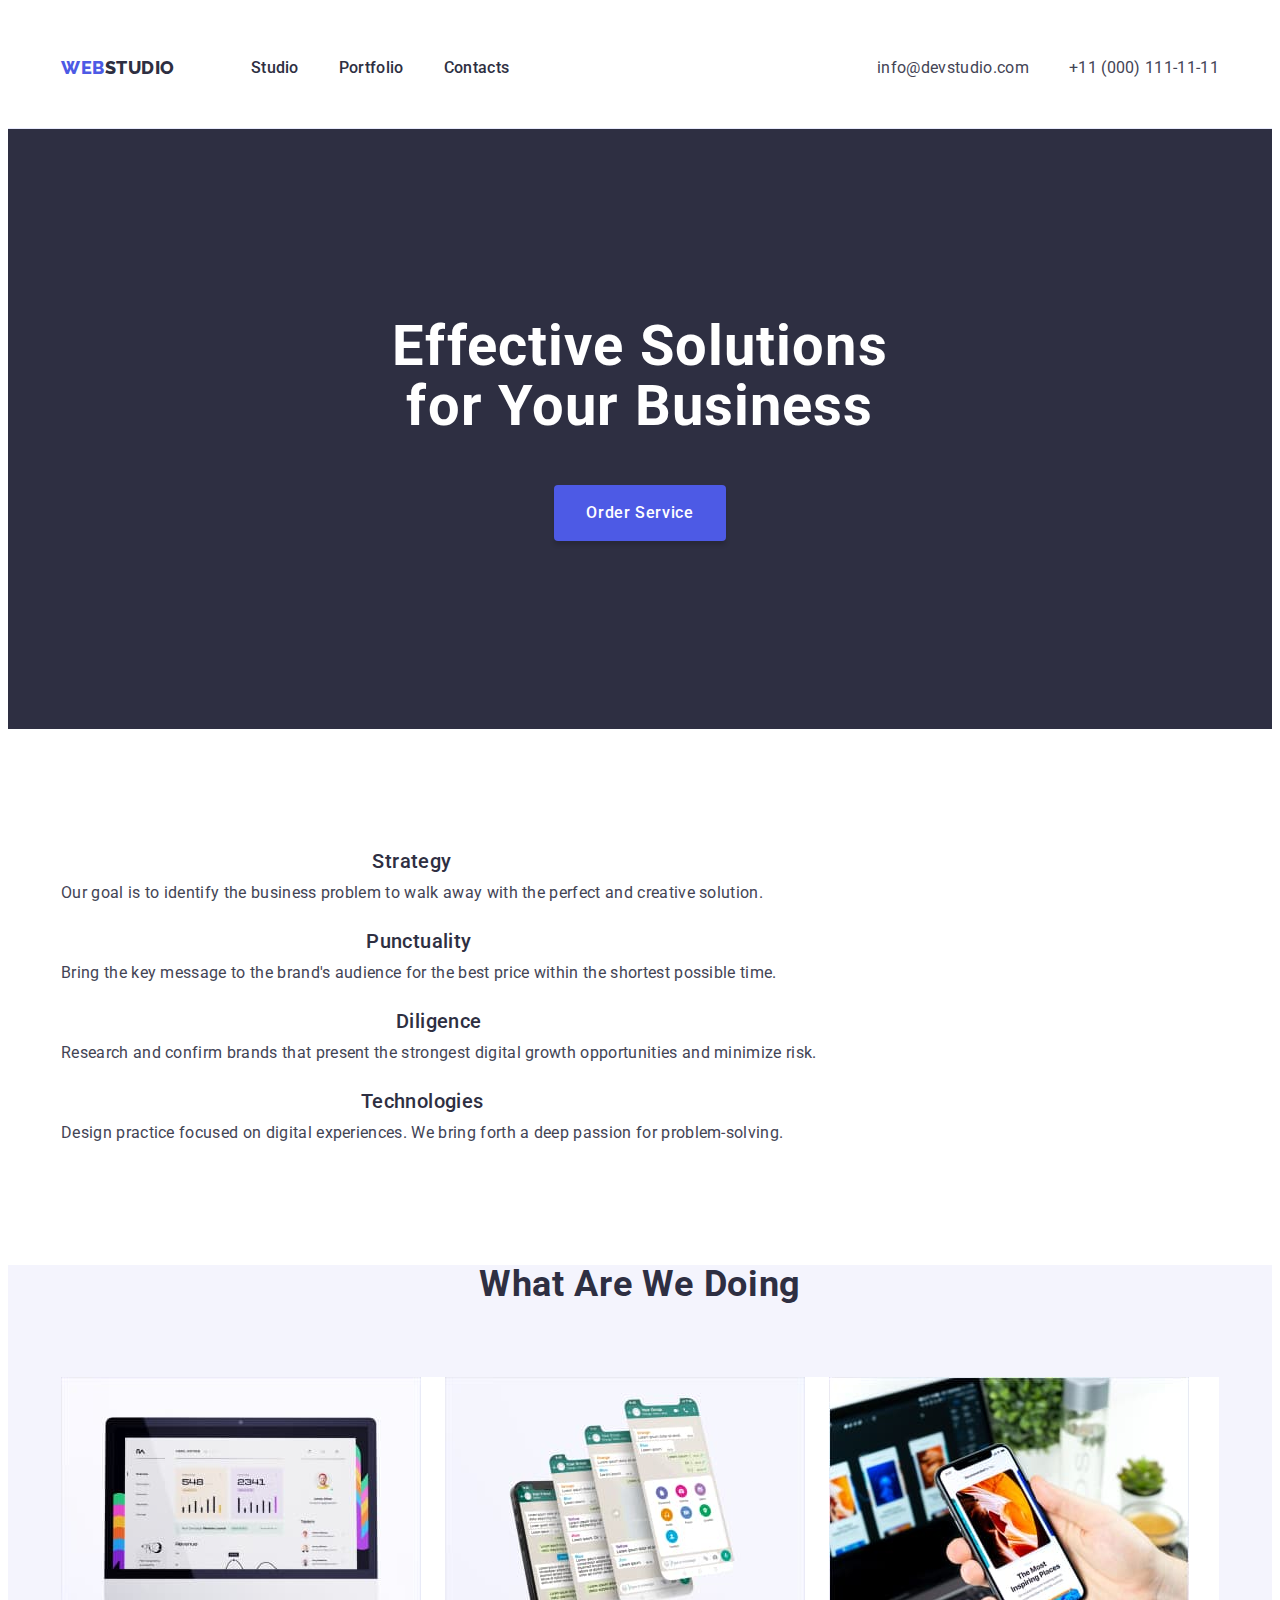
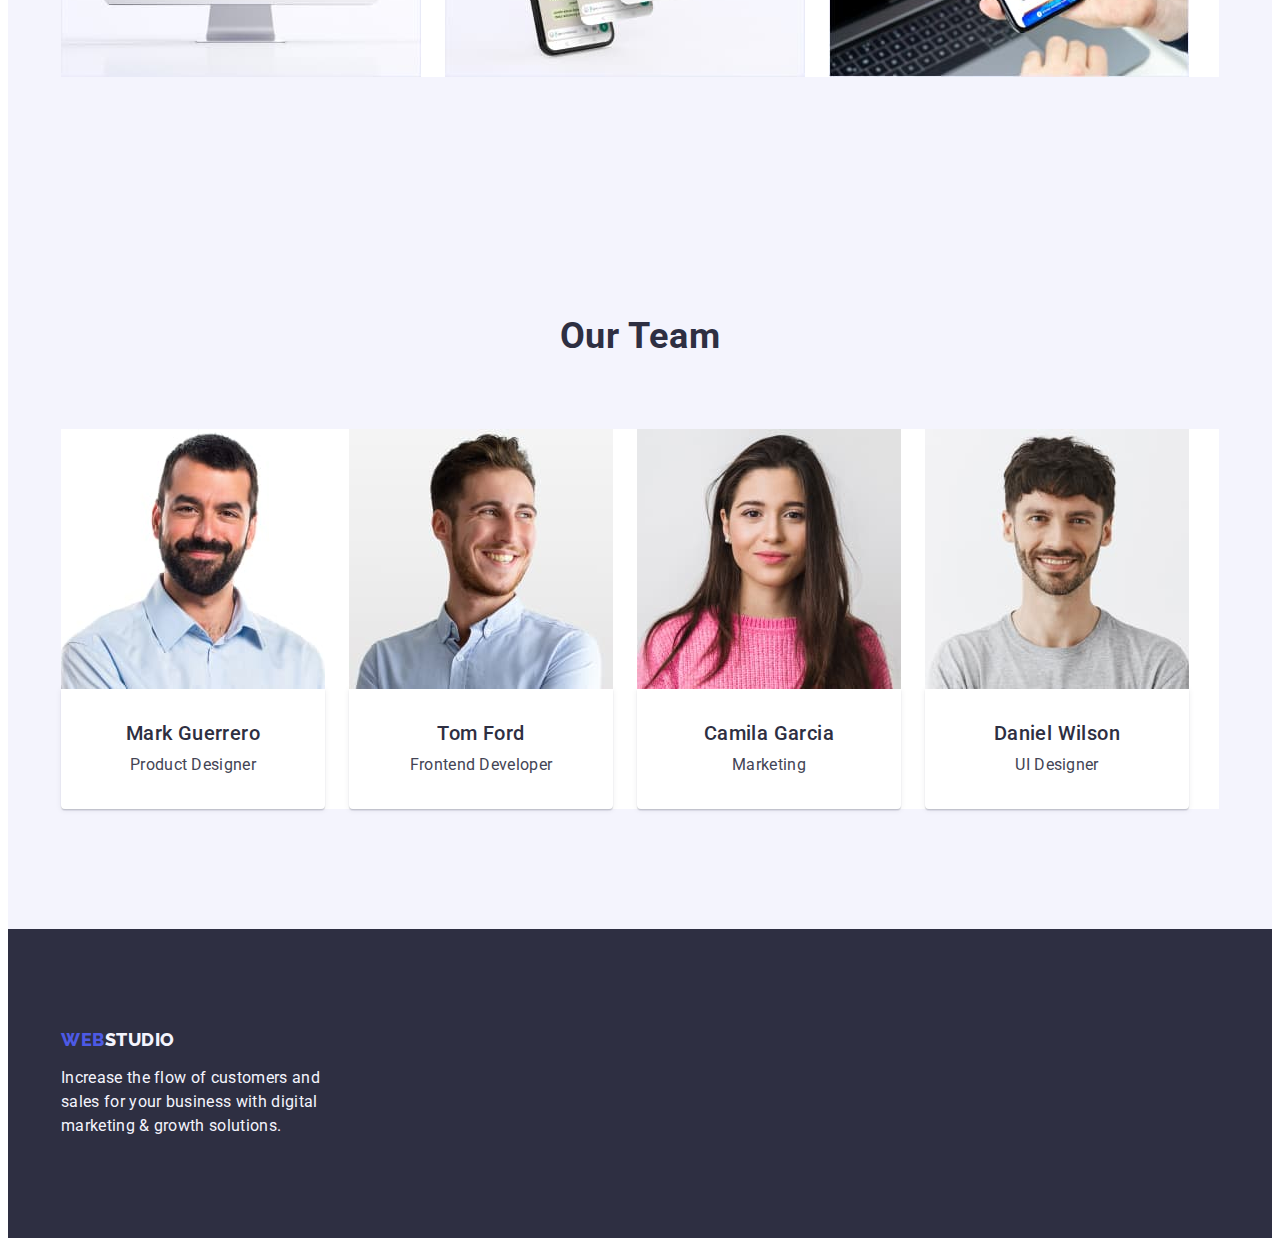
<file: index.html>
<!DOCTYPE html>
<html lang="en">
  <head>
    <meta charset="UTF-8" />
    <meta http-equiv="X-UA-Compatible" content="IE=edge" />
    <meta name="viewport" content="width=device-width, initial-scale=1.0" />
    <title>business</title>
    <!-- Fonts styles -->
    <link rel="preconnect" href="https://fonts.googleapis.com" />
    <link rel="preconnect" href="https://fonts.gstatic.com" crossorigin />
    <link
      href="https://fonts.googleapis.com/css2?family=Raleway:wght@800&family=Roboto:wght@400;500;700;900&display=swap"
      rel="stylesheet"
    />
    <!-- Normalize -->
    <link
      rel="stylesheet"
      href="https://cdnjs.cloudflare.com/ajax/libs/modern-normalize/2.0.0/modern-normalize.min.css"
      integrity="sha512-4xo8blKMVCiXpTaLzQSLSw3KFOVPWhm/TRtuPVc4WG6kUgjH6J03IBuG7JZPkcWMxJ5huwaBpOpnwYElP/m6wg=="
      crossorigin="anonymous"
      referrerpolicy="no-referrer"
    />
    <!-- Custom styles -->
    <link rel="stylesheet" href="css/styles.css" />
  </head>
  <body>
    <!-- HEADER STYLES -->
    <header class="page-header">
      <div class="header-container container">
        <nav class="page-nav">
          <a class="logo link logo-web-iris" href="./index.html"
            >web<span class="logo-studio-navyblue">Studio</span>
          </a>
          <ul class="menu list">
            <li class="menu-item">
              <a class="menu-link link" href="./index.html">Studio</a>
            </li>
            <li class="menu-item">
              <a class="menu-link link" href="./portfolio.html">Portfolio</a>
            </li>
            <li class="menu-item">
              <a class="menu-link link" href="">Contacts</a>
            </li>
          </ul>
        </nav>
        <address class="contact">
          <ul class="contact-list list">
            <li class="contact-item">
              <a
                class="contact-link link contact"
                href="mailto:info@devstudio.com"
                >info@devstudio.com</a
              >
            </li>
            <li class="contact-item">
              <a class="contact-link link contact" href="tel:+110001111111"
                >+11 (000) 111-11-11</a
              >
            </li>
          </ul>
        </address>
      </div>
    </header>
    <main>
      <!-- HERO SECTION -->
      <section class="hero hero-section">
        <div class="container">
          <h1 class="main-title first-capital-letters">
            effective solutions <span class="small-letter">for</span> your
            business
          </h1>
          <button class="modal-btn first-capital-letters" type="button">
            order service
          </button>
        </div>
      </section>
      <!-- FEATURES SECTION -->
      <section class="features-section section">
        <div class="container">
          <h2 class="visually-hidden">features</h2>
          <ul class="list features-list card-set">
            <li class="features-item">
              <h3 class="heading first-capital-letters">strategy</h3>
              <p class="features-desc">
                <span class="first-capital-letters">our</span> goal is to
                identify the business problem to walk away with the perfect and
                creative solution.
              </p>
            </li>
            <li class="features-item">
              <h3 class="heading first-capital-letters">punctuality</h3>
              <p class="features-desc">
                <span class="first-capital-letters">bring</span> the key message
                to the brand's audience for the best price within the shortest
                possible time.
              </p>
            </li>
            <li class="features-item">
              <h3 class="heading first-capital-letters">diligence</h3>
              <p class="features-desc">
                <span class="first-capital-letters">research</span> and confirm
                brands that present the strongest digital growth opportunities
                and minimize risk.
              </p>
            </li>
            <li class="features-item">
              <h3 class="heading first-capital-letters">technologies</h3>
              <p class="features-desc">
                <span class="first-capital-letters">design</span> practice
                focused on digital experiences.
                <span class="first-capital-letters">we</span> bring forth a deep
                passion for problem-solving.
              </p>
            </li>
          </ul>
        </div>
      </section>
      <!-- WE DOING SECTION -->
      <section class="we-doing">
        <div class="container">
          <h2 class="title">
            <span class="first-capital-letters">what</span> are we doing
          </h2>
          <ul class="list we-doing-list card-set">
            <li class="we-doing-item card-set-item">
              <img
                class="we-doing-img"
                src="./images/work/work-1.jpg"
                alt="monitor"
                width="360"
                height="300"
              />
            </li>
            <li class="we-doing-item card-set-item">
              <img
                class="we-doing-img"
                src="./images/work/work-2.jpg"
                alt="phone"
                width="360"
                height="300"
              />
            </li>
            <li class="we-doing-item card-set-item">
              <img
                class="we-doing-img"
                src="./images/work/work-3.jpg"
                alt="laptop and phone"
                width="360"
                height="300"
              />
            </li>
          </ul>
        </div>
      </section>
      <!-- OUR TEAM SECTION -->
      <section class="our-team-section section">
        <div class="container">
          <h2 class="title first-capital-letters">our team</h2>
          <ul class="list our-team-list card-set">
            <li class="our-team-item">
              <img
                class="our-team-img"
                src="./images/our_team/mark-guerrero.jpg"
                alt="man's photo"
                width="264"
                height="260"
              />
              <div class="our-team-wraper">
                <h3 class="heading first-capital-letters">mark guerrero</h3>
                <p class="our-team-profession first-capital-letters">
                  product designer
                </p>
              </div>
            </li>
            <li class="our-team-item">
              <img
                class="our-team-img"
                src="./images/our_team/tom-ford.jpg"
                alt="man's photo"
                width="264"
                height="260"
              />
              <div class="our-team-wraper">
                <h3 class="heading first-capital-letters">tom ford</h3>
                <p class="our-team-profession first-capital-letters">
                  frontend developer
                </p>
              </div>
            </li>
            <li class="our-team-item">
              <img
                class="our-team-img"
                src="./images/our_team/camila-garcia.jpg"
                alt="woman's photo"
                width="264"
                height="260"
              />
              <div class="our-team-wraper">
                <h3 class="heading first-capital-letters">camila garcia</h3>
                <p class="our-team-profession first-capital-letters">
                  marketing
                </p>
              </div>
            </li>
            <li class="our-team-item">
              <img
                class="our-team-img"
                src="./images/our_team/daniel-wilson.jpg"
                alt="man's photo"
                width="264"
                height="260"
              />
              <div class="our-team-wraper">
                <h3 class="heading first-capital-letters">daniel wilson</h3>
                <p class="our-team-profession first-capital-letters">
                  <span class="all-capital-letters">ui</span> designer
                </p>
              </div>
            </li>
          </ul>
        </div>
      </section>
    </main>
    <!-- FOOTER -->
    <footer class="footer-index page-footer">
      <div class="container">
        <a class="logo-footer link logo-web-iris" href="./index.html"
          >web<span class="logo-studio-cloud">Studio</span>
        </a>
        <p class="footer-slogan">
          <span class="first-capital-letters">increase</span> the flow of
          customers and sales for your business with digital marketing & growth
          solutions.
        </p>
      </div>
    </footer>
  </body>
</html>
</file>
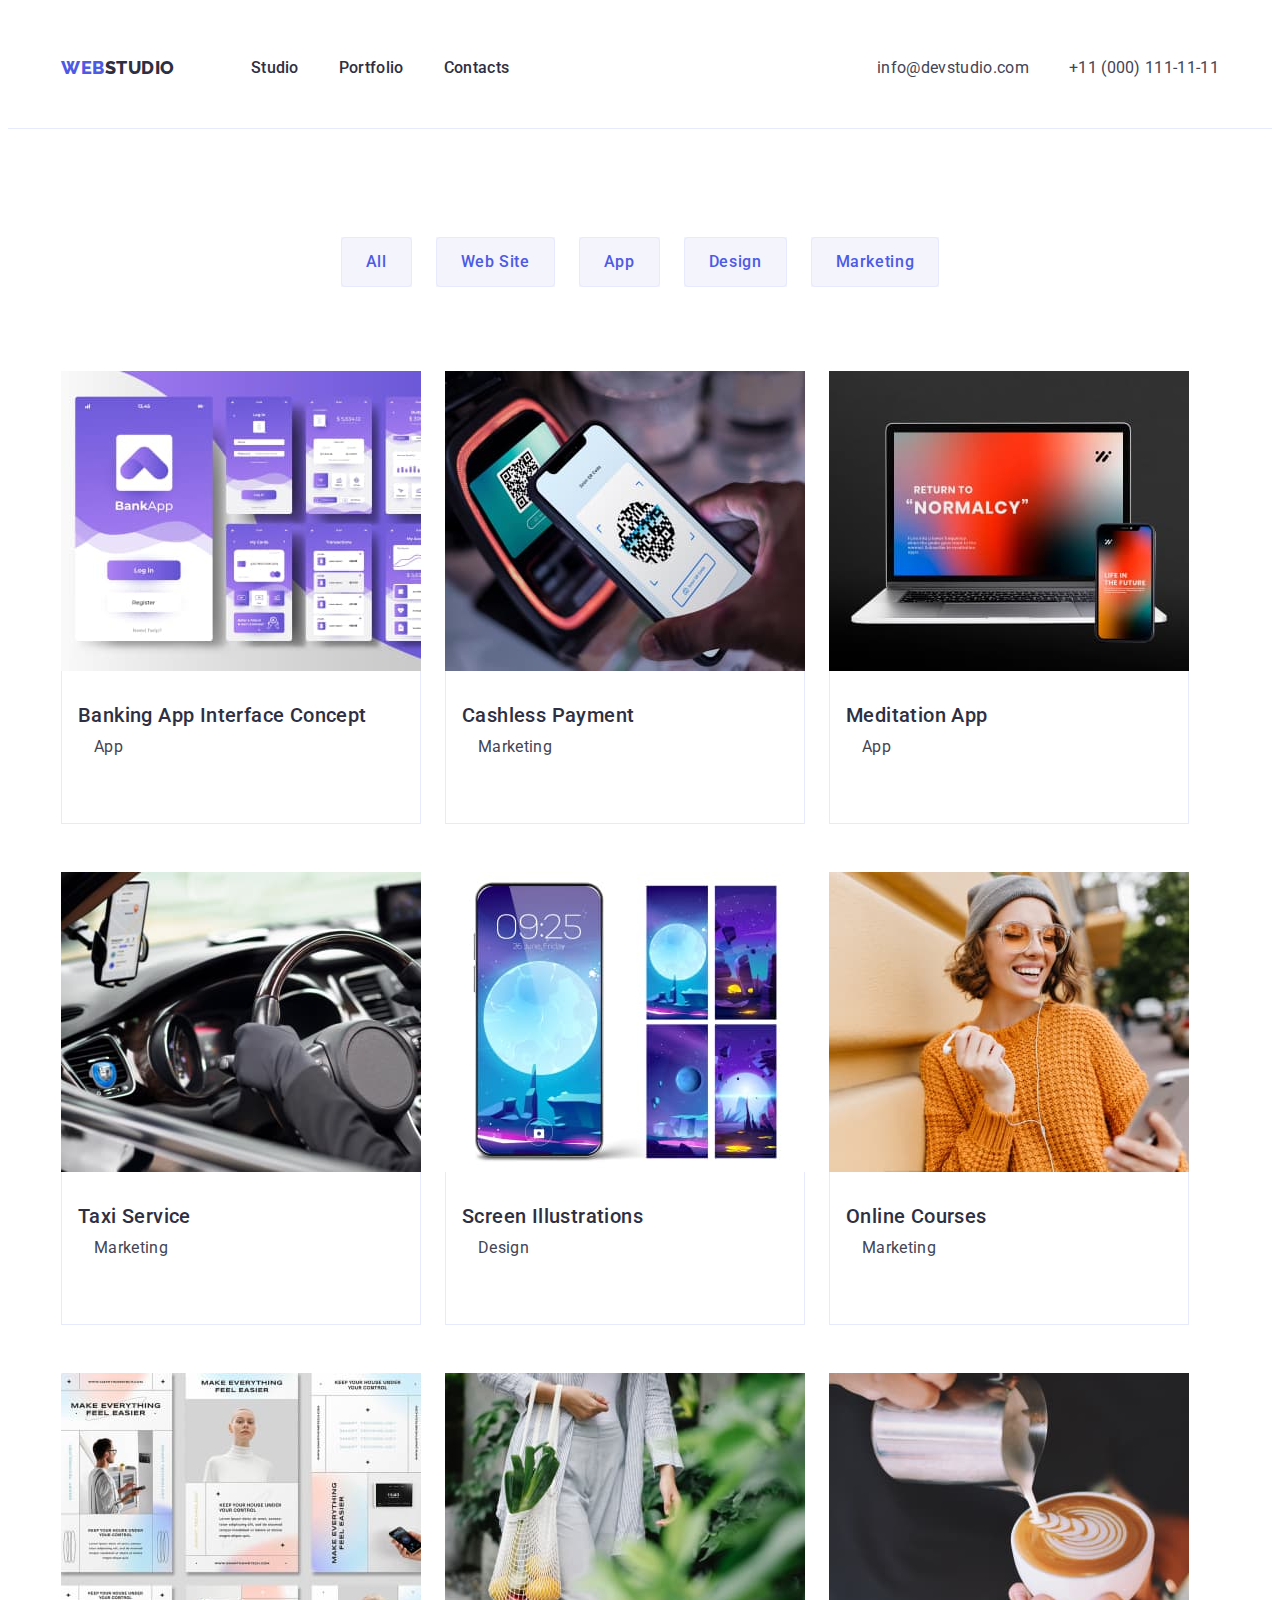
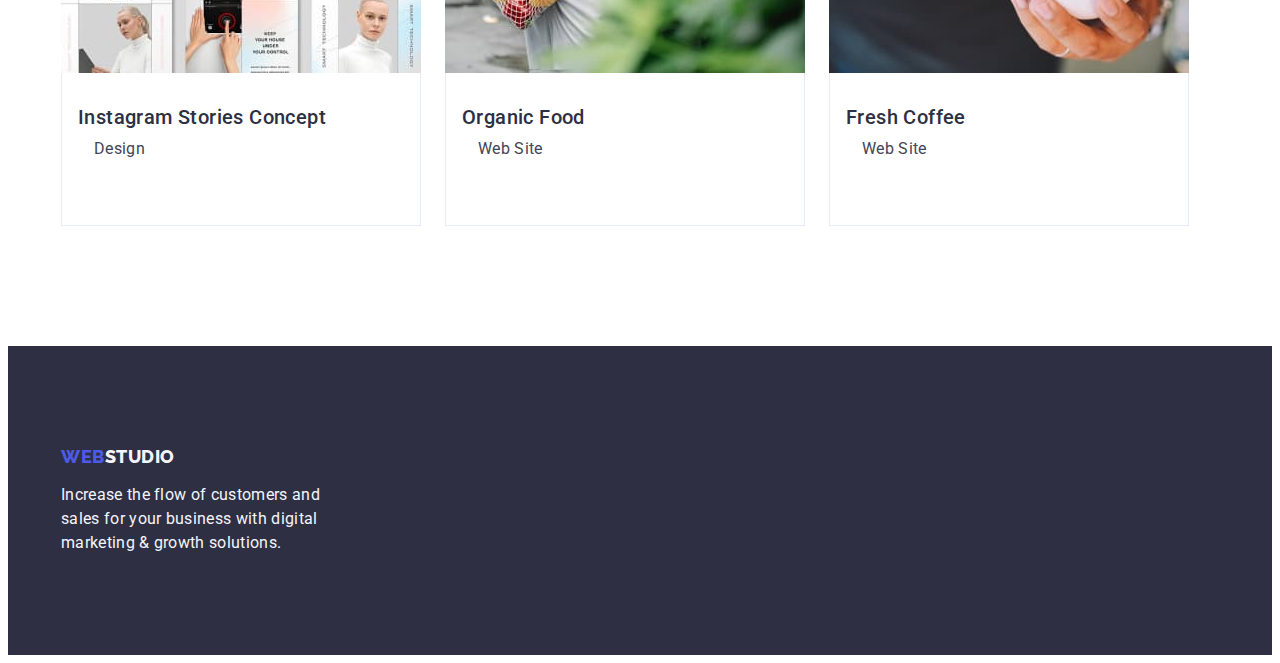
<file: portfolio.html>
<!DOCTYPE html>
<html lang="en">
  <head>
    <meta charset="UTF-8" />
    <meta http-equiv="X-UA-Compatible" content="IE=edge" />
    <meta name="viewport" content="width=device-width, initial-scale=1.0" />
    <title>business</title>
    <!-- Fonts styles -->
    <link rel="preconnect" href="https://fonts.googleapis.com" />
    <link rel="preconnect" href="https://fonts.gstatic.com" crossorigin />
    <link
      href="https://fonts.googleapis.com/css2?family=Raleway:wght@800&family=Roboto:wght@400;500;700;900&display=swap"
      rel="stylesheet"
    />
    <!-- Normalize -->
    <link
      rel="stylesheet"
      href="https://cdnjs.cloudflare.com/ajax/libs/modern-normalize/2.0.0/modern-normalize.min.css"
      integrity="sha512-4xo8blKMVCiXpTaLzQSLSw3KFOVPWhm/TRtuPVc4WG6kUgjH6J03IBuG7JZPkcWMxJ5huwaBpOpnwYElP/m6wg=="
      crossorigin="anonymous"
      referrerpolicy="no-referrer"
    />
    <!-- Custom styles -->
    <link rel="stylesheet" href="css/styles.css" />
  </head>
  <body>
    <!-- HEADER STYLES -->
    <header class="page-header">
      <div class="header-container container">
        <nav class="page-nav">
          <a class="logo link logo-web-iris" href="./index.html"
            >web<span class="logo-studio-navyblue">Studio</span>
          </a>
          <ul class="menu list">
            <li class="menu-item">
              <a
                class="menu-link link first-capital-letters"
                href="./index.html"
                >studio</a
              >
            </li>
            <li class="menu-item">
              <a
                class="menu-link link first-capital-letters"
                href="./portfolio.html"
                >portfolio</a
              >
            </li>
            <li class="menu-item">
              <a class="menu-link link first-capital-letters" href=""
                >contacts</a
              >
            </li>
          </ul>
        </nav>
        <address class="contact">
          <ul class="contact-list list">
            <li class="contact-item">
              <a
                class="contact-link link contact"
                href="mailto:info@devstudio.com"
                >info@devstudio.com</a
              >
            </li>
            <li class="contact-item">
              <a class="contact-link link contact" href="tel:+110001111111"
                >+11 (000) 111-11-11</a
              >
            </li>
          </ul>
        </address>
      </div>
    </header>
    <main>
      <!-- Filters section -->
      <section class="filters">
        <div class="container">
          <h1 class="visually-hidden">filters</h1>
          <ul class="filters-list list">
            <li class="filters-item">
              <button
                class="modal-btn-portfolio first-capital-letters"
                type="button"
              >
                All
              </button>
            </li>
            <li class="filters-item">
              <button
                class="modal-btn-portfolio first-capital-letters"
                type="button"
              >
                Web Site
              </button>
            </li>
            <li class="filters-item">
              <button
                class="modal-btn-portfolio first-capital-letters"
                type="button"
              >
                App
              </button>
            </li>
            <li class="filters-item">
              <button
                class="modal-btn-portfolio first-capital-letters"
                type="button"
              >
                Design
              </button>
            </li>
            <li class="filters-item">
              <button
                class="modal-btn-portfolio first-capital-letters"
                type="button"
              >
                Marketing
              </button>
            </li>
          </ul>
          <ul class="row-list list card-set">
            <li class="row-item">
              <a class="link" href="">
                <img
                  src="./images/row/row-1.jpg"
                  alt="banking app interface concept"
                  width="360"
                  height="300"
                />
                <div class="card-content">
                  <h2 class="heading-portfolio first-capital-letters">
                    Banking App Interface Concept
                  </h2>
                  <p class="portfolio-desc first-capital-letters">App</p>
                </div>
              </a>
            </li>
            <li class="row-item">
              <a class="link" href="">
                <img
                  src="./images/row/row-2.jpg"
                  alt="qr code on a mobile phone"
                  width="360"
                  height="300"
                />
                <div class="card-content">
                  <h2 class="heading-portfolio first-capital-letters">
                    Cashless Payment
                  </h2>
                  <p class="portfolio-desc first-capital-letters">Marketing</p>
                </div>
              </a>
            </li>
            <li class="row-item">
              <a class="link" href="">
                <img
                  src="./images/row/row-3.jpg"
                  alt="laptop"
                  width="360"
                  height="300"
                />
                <div class="card-content">
                  <h2 class="heading-portfolio first-capital-letters">
                    Meditation App
                  </h2>
                  <p class="portfolio-desc first-capital-letters">App</p>
                </div>
              </a>
            </li>
            <li class="row-item">
              <a class="link" href="">
                <img
                  src="./images/row/row-4.jpg"
                  alt="interior of the car"
                  width="360"
                  height="300"
                />
                <div class="card-content">
                  <h2 class="heading-portfolio first-capital-letters">
                    Taxi Service
                  </h2>
                  <p class="portfolio-desc first-capital-letters">Marketing</p>
                </div>
              </a>
            </li>
            <li class="row-item">
              <a class="link" href="">
                <img
                  src="./images/row/row-5.jpg"
                  alt="screen illustrations"
                  width="360"
                  height="300"
                />
                <div class="card-content">
                  <h2 class="heading-portfolio first-capital-letters">
                    Screen Illustrations
                  </h2>
                  <p class="portfolio-desc first-capital-letters">Design</p>
                </div>
              </a>
            </li>
            <li class="row-item">
              <a class="link" href="">
                <img
                  src="./images/row/row-6.jpg"
                  alt="woman"
                  width="360"
                  height="300"
                />
                <div class="card-content">
                  <h2 class="heading-portfolio first-capital-letters">
                    Online Courses
                  </h2>
                  <p class="portfolio-desc first-capital-letters">Marketing</p>
                </div>
              </a>
            </li>
            <li class="row-item">
              <a class="link" href="">
                <img
                  src="./images/row/row-7.jpg"
                  alt="instagram stories concept"
                  width="360"
                  height="300"
                />
                <div class="card-content">
                  <h2 class="heading-portfolio first-capital-letters">
                    Instagram Stories Concept
                  </h2>
                  <p class="portfolio-desc first-capital-letters">Design</p>
                </div>
              </a>
            </li>
            <li class="row-item">
              <a class="link" href="">
                <img
                  src="./images/row/row-8.jpg"
                  alt="organic food"
                  width="360"
                  height="300"
                />
                <div class="card-content">
                  <h2 class="heading-portfolio first-capital-letters">
                    Organic Food
                  </h2>
                  <p class="portfolio-desc first-capital-letters">Web Site</p>
                </div>
              </a>
            </li>
            <li class="row-item">
              <a class="link" href="">
                <img
                  src="./images/row/row-9.jpg"
                  alt="cup of coffee"
                  width="360"
                  height="300"
                />
                <div class="card-content">
                  <h2 class="heading-portfolio first-capital-letters">
                    Fresh Coffee
                  </h2>
                  <p class="portfolio-desc first-capital-letters">Web Site</p>
                </div>
              </a>
            </li>
          </ul>
        </div>
      </section>
    </main>
    <footer class="footer-portfolio page-footer">
      <div class="container">
        <a class="logo-footer link logo-web-iris" href="./index.html"
          >web<span class="logo-studio-cloud">Studio</span>
        </a>
        <p class="footer-slogan">
          <span class="first-capital-letters">increase</span> the flow of
          customers and sales for your business with digital marketing & growth
          solutions.
        </p>
      </div>
    </footer>
  </body>
</html>
</file>
<file: css/styles.css>
:root {
  /* Fonts */
  --primary-font: "Roboto", sans-serif;
  --secondary-font: "Raleway", sans-serif;

  /* Color */
  --color-iris: #4d5ae5;
  --color-ocean: #404bbf;
  --color-navy-blue: #2e2f42;
  --color-green: #31d0aa;
  --color-dark: rgba(0, 0, 0, 0.15);
  --color-slate: #434455;
  --color-light-slate: #8e8f99;
  --color-cornflower: #e7e9fc;
  --color-cloud: #f4f4fd;
  --color-navy-blue-modal: #2e2f42;
  --color-grey: #2e2f42;
  --color-white: #ffffff;
  --color-dairy: #fcfcfc;

  /* Others */
  --indent: 24px;
  --items: 3;
  --items-two: 4;
  --items-three: 9;
}

/* html {
  box-sizing: border-box;
}

*,
*::before,
*::after {
box-sizing: inherit;
} */

body {
  font-family: var(--primary-font);
  color: var(--color-slate);
  background-color: var(--color-white);
}

/* Reset start */

h1,
h2,
h3,
h4,
h5,
h6,
p {
  margin-top: 0;
  margin-bottom: 0;
}

ul,
ol {
  margin-top: 0;
  margin-bottom: 0;
  margin-left: 0;
}

img {
  display: block;
}

.list {
  list-style: none;
  padding: 0;
  margin: 0;
}

.link {
  text-decoration: none;
}

button {
  cursor: pointer;
}

address {
  font-style: normal;
}

/* ///Reset start */

/* Card set */

.card-set {
  display: flex;
  flex-wrap: wrap;
  gap: var(--indent);
}

.card-set-item {
  flex-basis: calc((100% - var(--indent) * (var(--items)-1)) / var(--items));
}

/* ///Card set */
/* 
|======================================================
|=== ---   COMPONENTS
|====================================================== 
*/

.section {
  padding: 120px 0;
}

.container {
  width: 1158px;
  margin-left: auto;
  margin-right: auto;
  padding-left: 15px;
  padding-right: 15px;
}

/* 
|======================================================
|=== ---   ///COMPONENTS
|====================================================== 
*/

/* 
|======================================================
|=== ---   HEADER STYLES
|====================================================== 
*/

.header-container {
  display: flex;
  align-items: center;
}

.logo {
  font-family: var(--secondary-font);
  font-weight: 800;
  font-size: 18px;
  line-height: 1.17;
  letter-spacing: 0.03em;
  text-transform: uppercase;

  margin-right: 76px;
  padding: 24px 0;
}

.logo-web-iris {
  color: var(--color-iris);
}

.logo-studio-navyblue {
  color: var(--color-navy-blue);
}

.all-capital-letters {
  text-transform: uppercase;
}

.first-capital-letters {
  text-transform: capitalize;
}

.small-letter {
  text-transform: lowercase;
}

.page-header {
  padding-top: 24px;
  padding-bottom: 24px;
  border-bottom: 1px solid var(--color-cornflower);
}

.page-nav {
  display: flex;
  align-items: center;
}

.menu {
  display: flex;
  align-items: center;
}

.menu-item:not(:last-child) {
  margin-right: 40px;
}

.menu-link {
  font-weight: 500;
  font-size: 16px;
  line-height: 1.5;
  letter-spacing: 0.02em;
  color: var(--color-navy-blue);

  display: block;
  padding: 24px 0;
}

.menu-link:hover,
.menu-link:focus {
  color: var(--color-ocean);
}

.contact {
  font-weight: 400;
  font-size: 16px;
  line-height: 1.5;
  letter-spacing: 0.02em;
  color: var(--color-slate);

  display: block;
  margin-left: auto;
}

.contact-item:not(:last-child) {
  margin-right: 40px;
}
.contact-link {
  font-weight: 400;
  font-size: 16px;
  line-height: 1.5;
  letter-spacing: 0.02em;
  color: var(--color-slate);

  padding: 24px 0;
}

.contact-link:hover,
.contact-link:focus {
  color: var(--color-ocean);
}

.contact-list {
  display: flex;
  align-items: center;
}
/* 
|======================================================
|=== ---   ///HEADER STYLES
|====================================================== 
*/

/*
|======================================================
|=== ---   HERO SECTION
|======================================================
*/

.hero {
  background-color: var(--color-navy-blue-modal);
}

.hero-section {
  padding-top: 188px;
  padding-bottom: 188px;
}

.main-title {
  font-weight: 700;
  font-size: 56px;
  line-height: 1.07;

  text-align: center;
  letter-spacing: 0.02em;
  color: var(--color-white);

  max-width: 496px;
  margin-left: auto;
  margin-right: auto;
  margin-bottom: 48px;
}

.modal-btn {
  font-family: var(--primary-font);
  font-weight: 500;
  font-size: 16px;
  line-height: 1.5;
  display: flex;
  align-items: center;
  letter-spacing: 0.04em;
  text-transform: capitalize;
  color: var(--color-white);
  background: var(--color-iris);

  display: block;

  min-width: 169px;
  height: 56px;
  padding-top: 16px;
  padding-bottom: 16px;
  padding-left: 32px;
  padding-right: 32px;
  box-shadow: 0px 4px 4px var(--color-dark);
  border-radius: 4px;
  border: none;

  margin-left: auto;
  margin-right: auto;
}

.modal-btn:hover,
.modal-btn:focus {
  background: var(--color-ocean);
}

/*
|=====================================================
|=== ---   ///HERO SECTION///
|======================================================
*/
/*
|======================================================
|=== ---   FEATURE SECTION
|======================================================
*/

.features-list {
  display: flex;
}

.features-item {
  flex-basis: calc(
    (100% - var(--indent) * (var(--items)-1)) / var(--items-two)
  );
}

.visually-hidden {
  position: absolute;
  width: 1px;
  height: 1px;
  margin: -1px;
  border: 0;
  padding: 0;
  white-space: nowrap;
  clip-path: inset(100%);
  clip: rect(0 0 0 0);
  overflow: hidden;
}

.heading {
  font-weight: 500;
  font-size: 20px;
  line-height: 1.2;
  text-align: center;
  letter-spacing: 0.02em;
  color: var(--color-navy-blue);

  margin-bottom: 8px;
}

.features-desc {
  font-weight: 400;
  font-size: 16px;
  line-height: 1.5;
  letter-spacing: 0.02em;
  color: var(--color-slate);
}

/*
|======================================================
|=== ---   ///FEATURE SECTION
|======================================================
*/

/*
|======================================================
|=== ---   WE DOING SECTION
|======================================================
*/

.title {
  font-weight: 700;
  font-size: 36px;
  line-height: 1.11;

  text-align: center;
  letter-spacing: 0.02em;
  text-transform: capitalize;
  color: var(--color-navy-blue);

  margin-bottom: 72px;
}

.we-doing {
  background-color: var(--color-cloud);
  gap: 24px;

  padding-top: 0;
  padding-bottom: 120px;
}

.we-doing-list {
  background-color: var(--color-white);

  display: flex;
  flex-wrap: wrap;
}

/*
|======================================================
|=== ---   ///WE DOING SECTION
|======================================================
*/

/*
|======================================================
|=== ---   OUR TEAM SECTION
|======================================================
*/

.our-team-section {
  background-color: var(--color-cloud);
}

.our-team-list {
  background-color: var(--color-white);

  display: flex;
  flex-wrap: wrap;
  gap: var(--indent);
}

.our-team-item {
  flex-basis: calc(
    (100% - var(--indent) * (var(--items)-1)) / var(--items-two)
  );
  border-top-left-radius: 0px;
  border-top-right-radius: 0px;
  border-bottom-right-radius: 4px;
  border-bottom-left-radius: 4px;
}

.heading {
  margin-bottom: 8px;
}

.our-team-profession {
  font-weight: 400;
  font-size: 16px;
  line-height: 1.5;

  text-align: center;
  letter-spacing: 0.02em;
  color: var(--color-slate);
}

.our-team-wraper {
  padding-top: 32px;
  padding-bottom: 32px;
  padding-left: 16px;
  padding-right: 16px;
  background: #ffffff;

  border-radius: 0px 0px 4px 4px;
  box-shadow: 0px 1px 6px rgba(46, 47, 66, 0.08),
    0px 1px 1px rgba(46, 47, 66, 0.16), 0px 2px 1px rgba(46, 47, 66, 0.08);
}

/*
|======================================================
|=== ---   ///OUR TEAM SECTION
|======================================================


/*
|======================================================
|=== ---   FOOTER
|======================================================
*/

.page-footer {
  padding-top: 100px;
  padding-bottom: 100px;
}

.logo-footer {
  font-family: var(--secondary-font);
  font-weight: 800;
  font-size: 18px;
  line-height: 1.17;
  letter-spacing: 0.03em;
  text-transform: uppercase;
  display: inline-block;
  margin-bottom: 16px;
}

.logo-studio-cloud {
  color: var(--color-cloud);
}

.footer-slogan {
  width: 264px;
  font-weight: 400;
  font-size: 16px;
  line-height: 1.5;
  letter-spacing: 0.02em;
  color: var(--color-cloud);

  /* margin-top: 16px; */
}

/*
|======================================================
|=== ---   ///FOOTER
|======================================================
*/

/*
|======================================================
|=== ---   PORTFOLIO
|======================================================
*/

/*
|======================================================
|=== ---   FILTERS SECTION
|======================================================
*/

.modal-btn-portfolio {
  font-family: var(--primary-font);
  font-weight: 500;
  font-size: 16px;
  line-height: 1.5;

  display: flex;
  align-items: center;
  text-align: center;
  letter-spacing: 0.04em;
  color: var(--color-iris);

  background: var(--color-cloud);

  border: 1px solid var(--color-cornflower);
  border-radius: 4px;

  padding-top: 12px;
  padding-bottom: 12px;
  padding-left: 24px;
  padding-right: 24px;
  flex: none;
  order: 1;
  flex-grow: 0;
}

.modal-btn-portfolio:hover,
.modal-btn-portfolio:focus {
  color: var(--color-white);
  background: var(--color-ocean);
  border: 1px solid transparent;
}

.filters {
  padding-top: 96px;
  padding-bottom: 120px;
}

.filters-list {
  display: flex;
  justify-content: center;
  align-items: center;
  padding: 12px 24px;
  margin-bottom: 72px;
  gap: 24px;
}

.filters-item {
  background: #f4f4fd;

  display: flex;
}

.card-content {
  padding: 32px 16px;
  border: 1px solid #e7e9fc;
  border-top: none;
}

.heading-portfolio {
  font-weight: 500;
  font-size: 20px;
  line-height: 1.2;
  letter-spacing: 0.02em;
  color: var(--color-navy-blue);

  margin-bottom: 8px;
}

.portfolio-desc {
  font-weight: 400;
  font-size: 16px;
  line-height: 1.5;
  letter-spacing: 0.02em;
  color: var(--color-slate);

  padding-left: 16px;
  margin-bottom: 32px;
}
.footer-index,
.footer-portfolio {
  background-color: var(--color-navy-blue);
}

.row-list {
  display: flex;
  flex-wrap: wrap;
  row-gap: 48px;
}

.row-item {
  display: flex;
  flex-basis: calc(
    (100% - var(--indent) * (var(--items)-1)) / var(--items-three)
  );
}

.row-item:non(:nth-child(3n)) {
  margin-right: 24px;
}

.row-item:non(:nth-last-child(-n + 3)) {
  margin-bottom: 48px;
}

/*
|======================================================
|=== ---   ///FILTERS SECTION
|======================================================
*/
</file>
